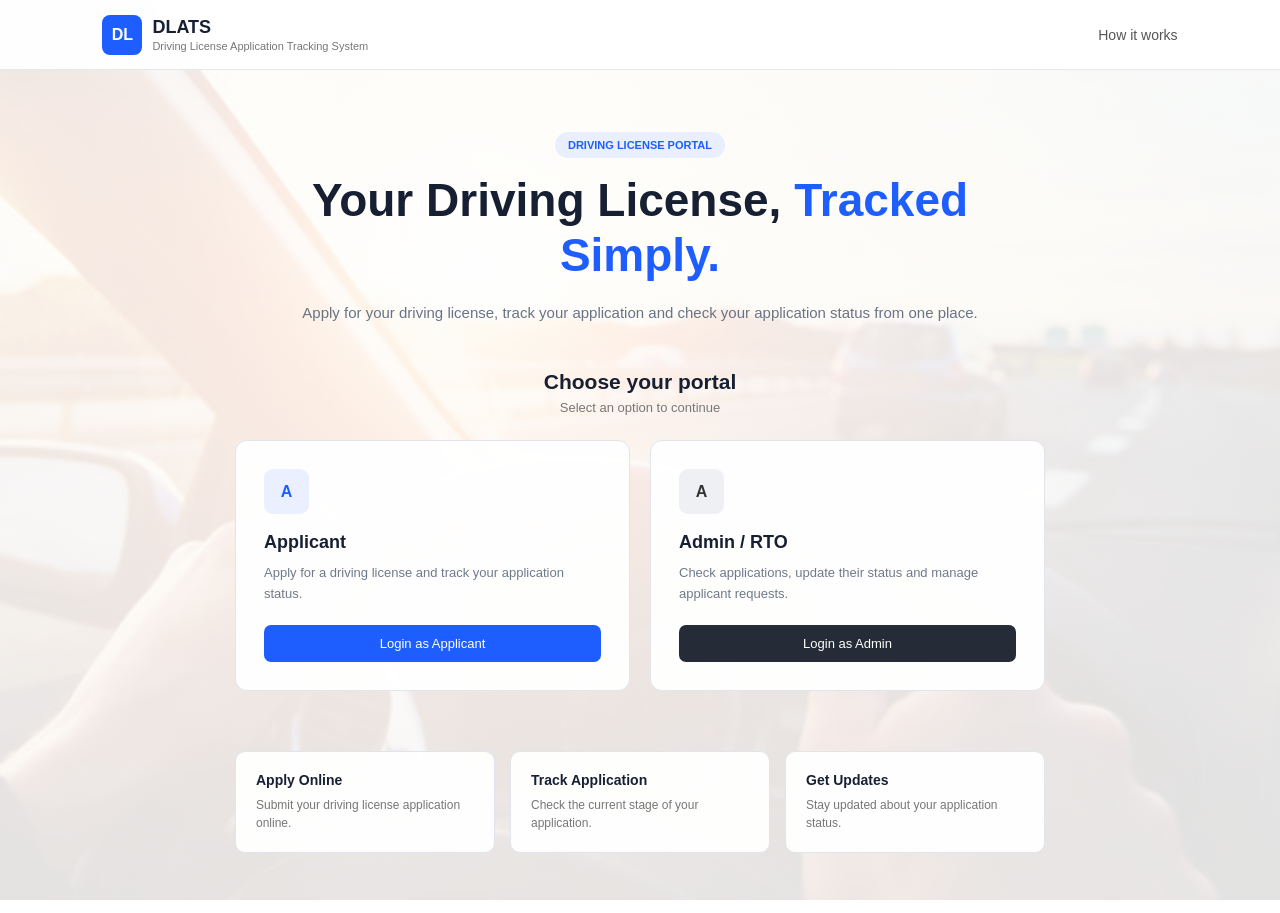
<file: src/main/resources/static/index.html>
<!DOCTYPE html>
<html lang="en">
<head>
    <meta charset="UTF-8">
    <meta name="viewport" content="width=device-width, initial-scale=1.0">
    <title>DriveTrack - DLATS</title>
    <link rel="stylesheet" href="css/style.css">
    <link rel="stylesheet" href="css/home.css">
</head>
<body>

    <header>
        <div class="logo">
            <div class="logo-box">DL</div>
            <div>
                <h2>DLATS</h2>
                <p>Driving License Application Tracking System</p>
            </div>
        </div>

        <a href="#about">How it works</a>
    </header>

    <main>

        <section class="hero">

            <span>DRIVING LICENSE PORTAL</span>

            <h1>
                Your Driving License,
                <strong>Tracked Simply.</strong>
            </h1>

            <p>
                Apply for your driving license, track your application
                and check your application status from one place.
            </p>

        </section>

        <section class="login-section">

            <h2>Choose your portal</h2>
            <p>Select an option to continue</p>

            <div class="cards">

                <div class="card">
                    <div class="icon">A</div>

                    <h3>Applicant</h3>

                    <p>
                        Apply for a driving license and track
                        your application status.
                    </p>

                    <a href="applicant/login.html">
                        Login as Applicant
                    </a>
                </div>

                <div class="card admin">
                    <div class="icon">A</div>

                    <h3>Admin / RTO</h3>

                    <p>
                        Check applications, update their status
                        and manage applicant requests.
                    </p>

                    <a href="admin/login.html">
                        Login as Admin
                    </a>
                </div>

            </div>

        </section>

        <section class="features" id="about">

            <div>
                <h3>Apply Online</h3>
                <p>
                    Submit your driving license application online.
                </p>
            </div>

            <div>
                <h3>Track Application</h3>
                <p>
                    Check the current stage of your application.
                </p>
            </div>

            <div>
                <h3>Get Updates</h3>
                <p>
                    Stay updated about your application status.
                </p>
            </div>

        </section>

    </main>

</body>
</html>
</file>
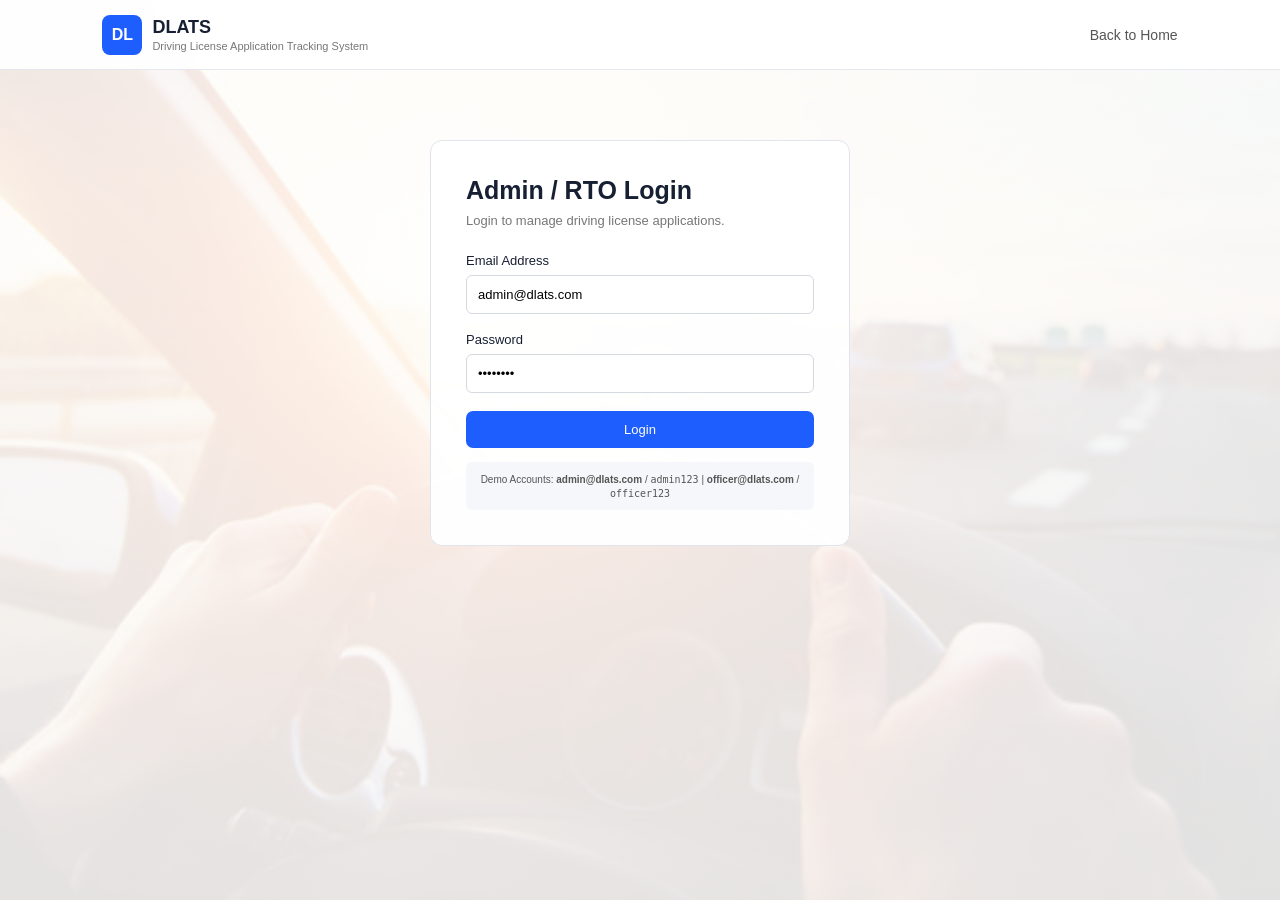
<file: src/main/resources/static/admin/login.html>
<!DOCTYPE html>
<html lang="en">
<head>
    <meta charset="UTF-8">
    <meta name="viewport" content="width=device-width, initial-scale=1.0">
    <title>Admin Login - DLATS</title>
    <link rel="stylesheet" href="../css/style.css">
    <link rel="stylesheet" href="../css/login.css">
</head>
<body>

<header>
    <div class="logo">
        <div class="logo-box">DL</div>
        <div>
            <h2>DLATS</h2>
            <p>Driving License Application Tracking System</p>
        </div>
    </div>

    <a href="../index.html">Back to Home</a>
</header>

<main>

    <section class="login-page">

        <div class="login-box">

            <h1>Admin / RTO Login</h1>

            <p>Login to manage driving license applications.</p>

            <div id="alert-box" class="alert-box" style="display:none;"></div>

            <form id="admin-login-form">

                <label>Email Address</label>
                <input type="email" id="email" placeholder="Enter your email" value="admin@dlats.com" required>

                <label>Password</label>
                <input type="password" id="password" placeholder="Enter your password" value="admin123" required>

                <button type="submit">Login</button>

            </form>

            <div class="demo-credentials">
                <small>Demo Accounts: <strong>admin@dlats.com</strong> / <code>admin123</code> | <strong>officer@dlats.com</strong> / <code>officer123</code></small>
            </div>

        </div>

    </section>

</main>

<script src="../js/app.js"></script>
</body>
</html>
</file>
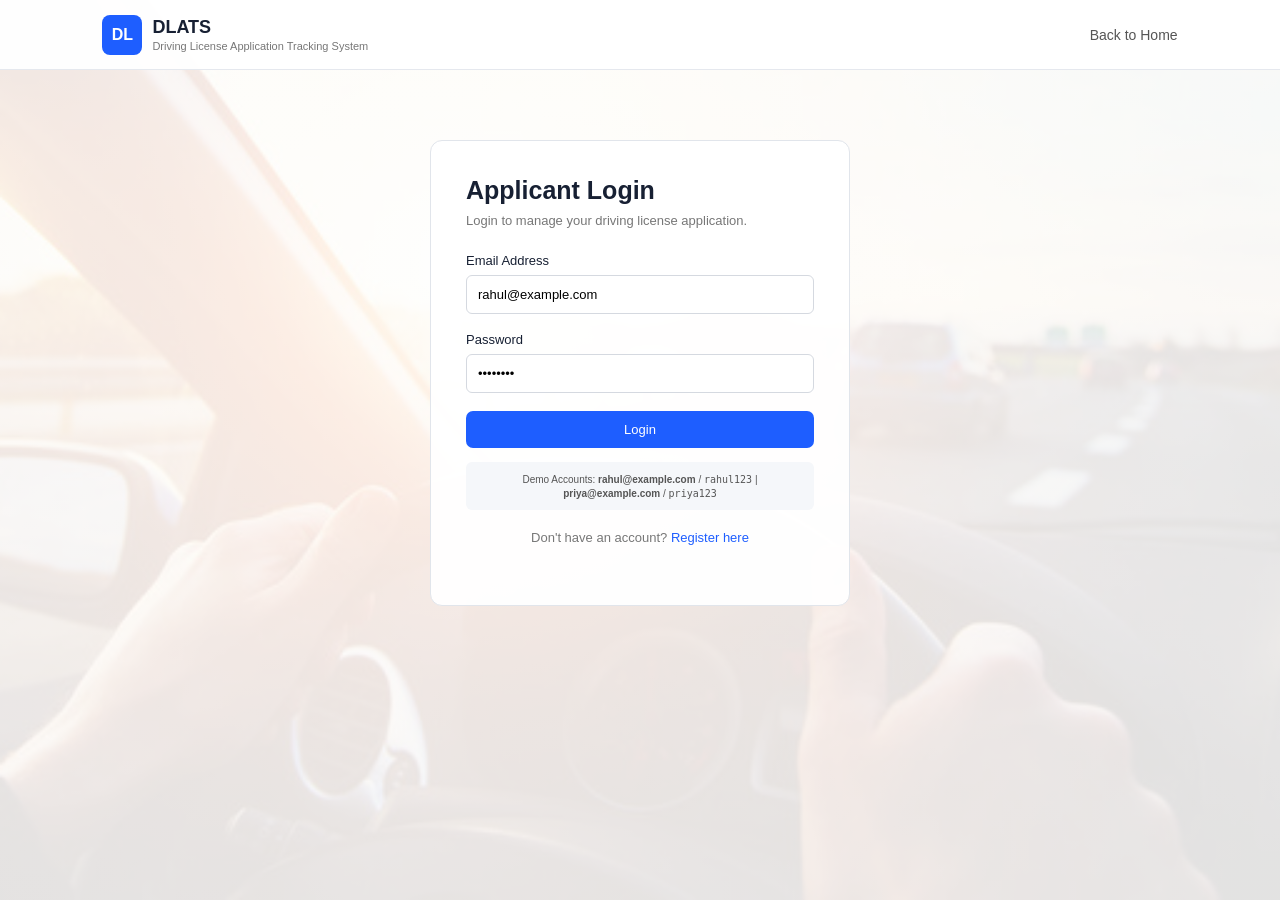
<file: src/main/resources/static/applicant/login.html>
<!DOCTYPE html>
<html lang="en">
<head>
    <meta charset="UTF-8">
    <meta name="viewport" content="width=device-width, initial-scale=1.0">
    <title>Applicant Login - DriveTrack</title>
    <link rel="stylesheet" href="../css/style.css">
    <link rel="stylesheet" href="../css/login.css">
</head>
<body>

    <header>
        <div class="logo">
            <div class="logo-box">DL</div>
            <div>
                <h2>DLATS</h2>
                <p>Driving License Application Tracking System</p>
            </div>
        </div>

        <a href="../index.html">Back to Home</a>
    </header>

    <main>

        <section class="login-page">

            <div class="login-box">

                <h1>Applicant Login</h1>

                <p>Login to manage your driving license application.</p>

                <div id="alert-box" class="alert-box" style="display:none;"></div>

                <form id="applicant-login-form">

                    <label>Email Address</label>
                    <input type="email" id="email" placeholder="Enter your email" value="rahul@example.com" required>

                    <label>Password</label>
                    <input type="password" id="password" placeholder="Enter your password" value="rahul123" required>

                    <button type="submit">Login</button>

                </form>

                <div class="demo-credentials">
                    <small>Demo Accounts: <strong>rahul@example.com</strong> / <code>rahul123</code> | <strong>priya@example.com</strong> / <code>priya123</code></small>
                </div>

                <p class="register-text">
                    Don't have an account?
                    <a href="register.html">Register here</a>
                </p>

            </div>

        </section>

    </main>

    <script src="../js/app.js"></script>
</body>
</html>
</file>
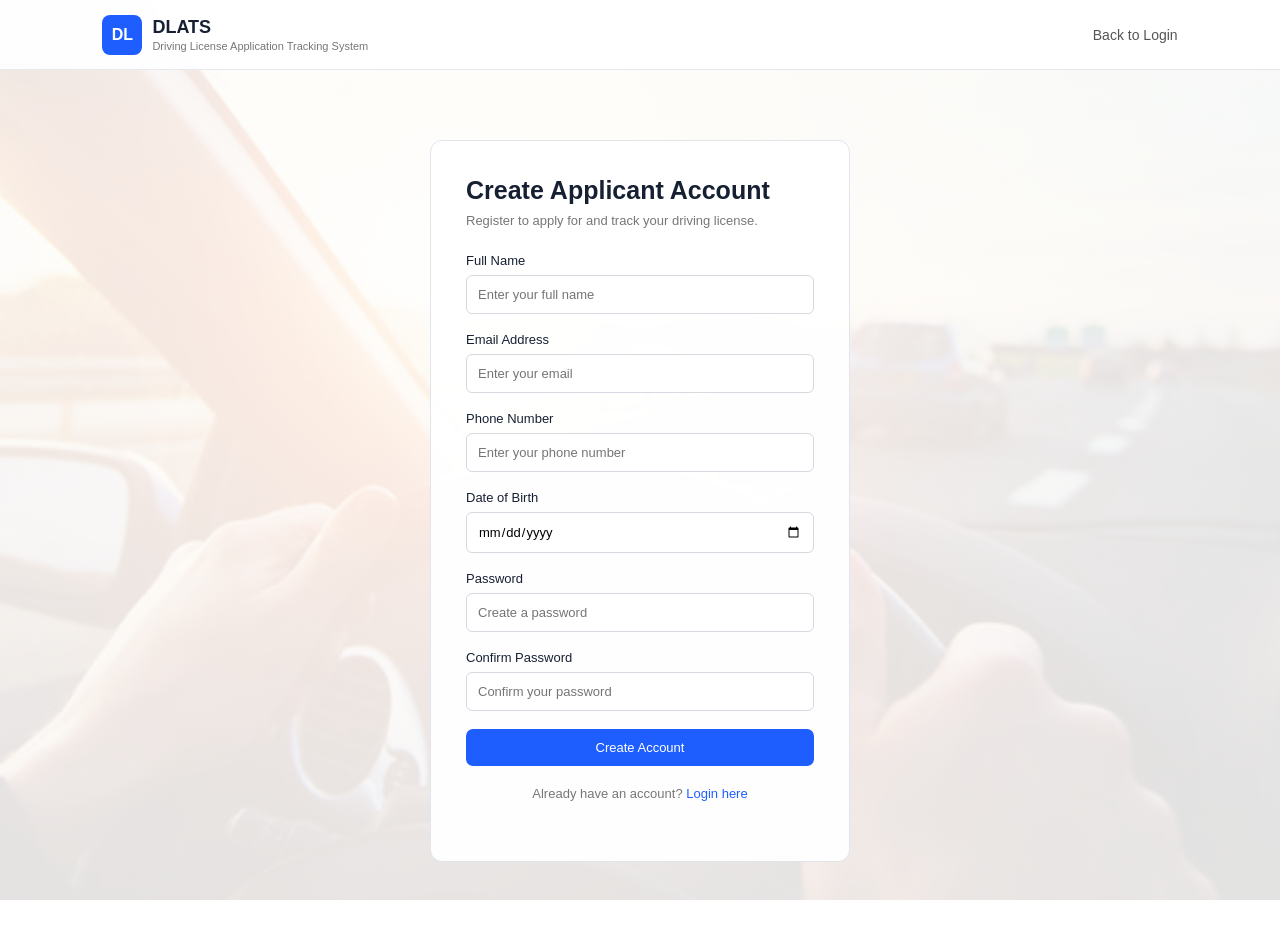
<file: src/main/resources/static/applicant/register.html>
<!DOCTYPE html>
<html lang="en">
<head>
    <meta charset="UTF-8">
    <meta name="viewport" content="width=device-width, initial-scale=1.0">
    <title>Applicant Registration - DLATS</title>
    <link rel="stylesheet" href="../css/style.css">
    <link rel="stylesheet" href="../css/login.css">
</head>
<body>

<header>
    <div class="logo">
        <div class="logo-box">DL</div>
        <div>
            <h2>DLATS</h2>
            <p>Driving License Application Tracking System</p>
        </div>
    </div>

    <a href="login.html">Back to Login</a>
</header>

<main>

    <section class="login-page">

        <div class="login-box">

            <h1>Create Applicant Account</h1>

            <p>Register to apply for and track your driving license.</p>

            <div id="alert-box" class="alert-box" style="display:none;"></div>

            <form id="applicant-register-form">

                <label>Full Name</label>
                <input type="text" id="fullName" placeholder="Enter your full name" required>

                <label>Email Address</label>
                <input type="email" id="email" placeholder="Enter your email" required>

                <label>Phone Number</label>
                <input type="tel" id="phone" placeholder="Enter your phone number" required>

                <label>Date of Birth</label>
                <input type="date" id="dateOfBirth" required>

                <label>Password</label>
                <input type="password" id="password" placeholder="Create a password" required>

                <label>Confirm Password</label>
                <input type="password" id="confirmPassword" placeholder="Confirm your password" required>

                <button type="submit">Create Account</button>

            </form>

            <p class="register-text">
                Already have an account?
                <a href="login.html">Login here</a>
            </p>

        </div>

    </section>

</main>

<script src="../js/app.js"></script>
</body>
</html>
</file>
<file: src/main/resources/static/css/style.css>
* {
  margin: 0;
  padding: 0;
  box-sizing: border-box;
}

body {
  font-family: Arial, sans-serif;
  background-image: linear-gradient(rgba(255, 255, 255, 0.88), rgba(255, 255, 255, 0.88)), url("../assets/images/driving-background.jpg");
  background-size: cover;
  background-position: center;
  background-attachment: fixed;
  color: #172033;
}

header {
  height: 70px;
  background: rgba(255, 255, 255, 0.95);
  border-bottom: 1px solid #e5e8ee;
  display: flex;
  align-items: center;
  justify-content: space-between;
  padding: 0 8%;
}

.logo {
  display: flex;
  align-items: center;
  gap: 10px;
}

.logo-box {
  width: 40px;
  height: 40px;
  background: #1e5eff;
  color: white;
  display: flex;
  align-items: center;
  justify-content: center;
  border-radius: 8px;
  font-weight: bold;
}

.logo h2 {
  font-size: 18px;
}

.logo p {
  font-size: 11px;
  color: #777;
  margin-top: 2px;
}

header a {
  color: #555;
  text-decoration: none;
  font-size: 14px;
}

header a:hover {
  color: #1e5eff;
}

/* Interactive UI helpers */
.alert-box {
  padding: 12px 15px;
  border-radius: 8px;
  font-size: 13px;
  margin-bottom: 18px;
}

.alert-box.error {
  background: #fde8e8;
  color: #c81e1e;
  border: 1px solid #f8b4b4;
}

.alert-box.success {
  background: #def7ec;
  color: #03543f;
  border: 1px solid #84e1bc;
}

.demo-credentials {
  margin-top: 14px;
  padding: 10px;
  background: #f5f7fa;
  border-radius: 6px;
  color: #555;
  font-size: 12px;
  text-align: center;
}

.btn-primary {
  background: #1e5eff;
  color: white;
  border: none;
  padding: 10px 16px;
  border-radius: 7px;
  font-size: 13px;
  cursor: pointer;
}

.btn-primary:hover {
  background: #164dcc;
}

.btn-secondary {
  background: #eef0f3;
  color: #333;
  border: none;
  padding: 10px 16px;
  border-radius: 7px;
  font-size: 13px;
  cursor: pointer;
}

.btn-small {
  border: none;
  padding: 6px 12px;
  border-radius: 6px;
  font-size: 11px;
  font-weight: bold;
  cursor: pointer;
}

.btn-verify {
  background: #def7ec;
  color: #03543f;
}

.btn-verify:hover {
  background: #bcf0da;
}

.btn-reject-doc {
  background: #fde8e8;
  color: #c81e1e;
}

.btn-reject-doc:hover {
  background: #fbd5d5;
}

.form-control {
  width: 100%;
  padding: 10px;
  border: 1px solid #d5d9e0;
  border-radius: 6px;
  font-size: 13px;
  background: white;
}

.badge-verified {
  background: #def7ec;
  color: #03543f;
  padding: 4px 10px;
  border-radius: 12px;
  font-size: 11px;
  font-weight: bold;
}

.badge-pending {
  background: #e9efff;
  color: #1e5eff;
  padding: 4px 10px;
  border-radius: 12px;
  font-size: 11px;
  font-weight: bold;
}

.badge-rejected {
  background: #fde8e8;
  color: #c81e1e;
  padding: 4px 10px;
  border-radius: 12px;
  font-size: 11px;
  font-weight: bold;
}
</file>
<file: src/main/resources/static/css/home.css>
.hero {
max-width: 850px;
margin: 65px auto 45px;
padding: 0 20px;
text-align: center;
}

.hero span {
background: #e9efff;
color: #1e5eff;
padding: 7px 13px;
border-radius: 20px;
font-size: 11px;
font-weight: bold;
}

.hero h1 {
font-size: 46px;
margin-top: 20px;
line-height: 1.2;
}

.hero strong {
color: #1e5eff;
}

.hero p {
color: #687386;
line-height: 1.6;
margin-top: 18px;
font-size: 15px;
}

.login-section {
max-width: 850px;
margin: auto;
padding: 0 20px;
text-align: center;
}

.login-section h2 {
font-size: 21px;
}

.login-section > p {
color: #777;
font-size: 13px;
margin-top: 6px;
}

.cards {
display: flex;
gap: 20px;
margin-top: 25px;
}

.card {
background: rgba(255, 255, 255, 0.95);
border: 1px solid #e1e5eb;
border-radius: 12px;
padding: 28px;
flex: 1;
text-align: left;
}

.card:hover {
box-shadow: 0 8px 25px rgba(0, 0, 0, 0.08);
}

.icon {
width: 45px;
height: 45px;
background: #eaf0ff;
color: #1e5eff;
display: flex;
align-items: center;
justify-content: center;
border-radius: 9px;
font-weight: bold;
margin-bottom: 18px;
}

.card h3 {
font-size: 18px;
}

.card p {
color: #707a8b;
font-size: 13px;
line-height: 1.6;
margin: 10px 0 20px;
}

.card a {
display: block;
background: #1e5eff;
color: white;
text-align: center;
padding: 11px;
border-radius: 7px;
text-decoration: none;
font-size: 13px;
}

.admin .icon {
background: #eef0f3;
color: #333;
}

.admin a {
background: #252c38;
}

.features {
max-width: 850px;
margin: 60px auto;
padding: 0 20px;
display: flex;
gap: 15px;
}

.features div {
background: rgba(255, 255, 255, 0.95);
border: 1px solid #e1e5eb;
border-radius: 10px;
padding: 20px;
flex: 1;
}

.features h3 {
font-size: 14px;
margin-bottom: 8px;
}

.features p {
color: #777;
font-size: 12px;
line-height: 1.5;
}
</file>
<file: src/main/resources/static/css/login.css>
.login-page {
display: flex;
justify-content: center;
margin: 70px auto;
}

.login-box {
width: 420px;
background: rgba(255, 255, 255, 0.96);
border: 1px solid #e1e5eb;
border-radius: 12px;
padding: 35px;
}

.login-box h1 {
font-size: 25px;
margin-bottom: 8px;
}

.login-box > p {
color: #777;
font-size: 13px;
margin-bottom: 25px;
}

.login-box form {
display: flex;
flex-direction: column;
}

.login-box label {
font-size: 13px;
margin-bottom: 7px;
}

.login-box input {
padding: 11px;
border: 1px solid #d5d9e0;
border-radius: 6px;
margin-bottom: 18px;
font-size: 13px;
}

.login-box input:focus {
outline: none;
border-color: #1e5eff;
}

.login-box button {
background: #1e5eff;
color: white;
border: none;
padding: 11px;
border-radius: 7px;
font-size: 13px;
cursor: pointer;
}

.login-box button:hover {
background: #164dcc;
}

.register-text {
text-align: center;
margin-top: 20px;
margin-bottom: 0;
}

.register-text a {
color: #1e5eff;
text-decoration: none;
}

.login-box form input[type="date"] {
font-family: Arial, sans-serif;
}

.login-box form input[type="tel"] {
font-family: Arial, sans-serif;
}
</file>
